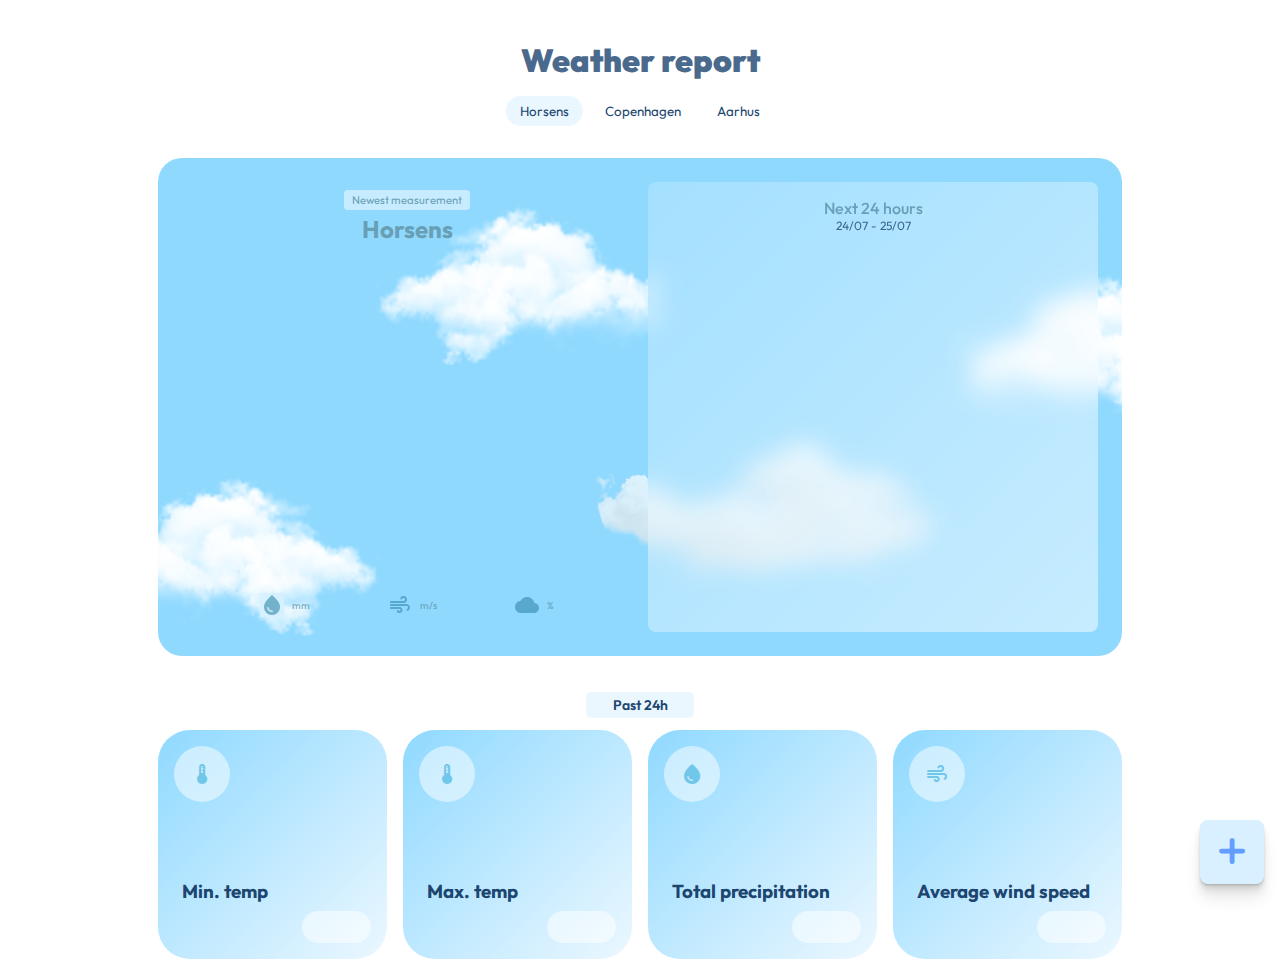
<file: index.html>
<!DOCTYPE html>
<html lang="en">
<head>
    <meta charset="UTF-8">
    <meta http-equiv="X-UA-Compatible" content="IE=edge">
    <meta name="viewport" content="width=device-width, initial-scale=1.0">
    <link rel="preconnect" href="https://fonts.googleapis.com">
    <link rel="preconnect" href="https://fonts.gstatic.com" crossorigin>
    <link href="https://fonts.googleapis.com/icon?family=Material+Icons+Round" rel="stylesheet">
    <link href="https://fonts.googleapis.com/css2?family=Outfit:wght@100;200;300;400;500;600;700;800;900&display=swap" rel="stylesheet"> 
    <link rel="stylesheet" href="style/style.css">
    <title>Weather report</title>
</head>
<body class="sun">
    <div class="header">
        <div class="content">
            <div class="title">
                Weather report
            </div>
        </div>
        <div class="content">
            <button class="pill" id="Horsens" onclick="ChangeCity('Horsens')">
                Horsens
            </button>
            <button class="pill" id="Copenhagen" onclick="ChangeCity('Copenhagen')">
                Copenhagen
            </button>
            <button class="pill" id="Aarhus" onclick="ChangeCity('Aarhus')">
                Aarhus
            </button>
        </div>
    </div>
    <div class="content">
        <div class="f-row">
            <div class="temperature">
                <div class="content">
                    <div class="recent">
                        Newest measurement
                    </div>
                    <div class="time" id="current-time"></div>
                    <h2 class="city" id="selected-city"></h2>
                    <h1 id="current-temp"></h1>
                    <div class="currentAdditional">
                        <div class="precipitation">
                            <span class="material-icons-round">
                                water_drop
                            </span>
                            <p id="current-precipitation">
                                <span>mm</span>
                            </p>
                        </div>
    
                        <div class="wind-speed">
                            <span class="material-icons-round">
                                air
                            </span>
                            <p id="current-wind-speed">
                                <span>
                                    m/s
                                </span>
                            </p>
                        </div>
    
                        <div class="cloud-coverage">
                            <span class="material-icons-round">
                                cloud
                            </span>
                            <p id="current-cloud-coverage">
                                <span>
                                    %
                                </span>
                            </p>
                        </div>
                    </div>
                </div>
                <div class="forecast">
                    <h2>
                        Next 24 hours
                    </h2>
                    <p id="date-range"></p>
                    <div class="forecast-list" id="forecast-list">


                    </div>
                </div>
            </div>
        </div>
        <label class="tag">
            Past 24h
        </label>
        <div class="f-row past">
            <div class="card">
                <span class="material-icons-round">
                    thermostat
                </span>
                <div class="text">
                    <h3>
                        Min. temp
                    </h3>
                </div>
                <div id="pastMinTemp" class="value"></div>
            </div>
            <div class="card">
                <span class="material-icons-round">
                    thermostat
                </span>
                <div class="text">
                    <h3>
                        Max. temp
                    </h3>
                </div>
                <div id="pastMaxTemp" class="value"></div>
            </div>
            <div class="card">
                <span class="material-icons-round">
                    water_drop
                </span>
                <div class="text">
                    <h3>
                        Total precipitation
                    </h3>
                </div>
                <div id="pastPrecipitation" class="value"></div>
            </div>
            <div class="card">
                <span class="material-icons-round">
                    air
                </span>
                <div class="text">
                    <h3>
                        Average wind speed
                    </h3>
                </div>
                <div id="pastWindSpeed" class="value"></div>
            </div>
        </div>
    </div>
    <div class="add-data">
        <button class="add" onclick="ToggleAdd()">
            <span class="material-icons-round">
                add
            </span>
        </button>
        <div id="add-data" class="hide">
            <h2>
                Submit data
            </h2>
            <h4 id="selected-city1">
            </h4>

            <label for="types">Type:</label>
            <select name="types" class="types" id="type">
                <option value="temperature">Temperature</option>
                <option value="precipitation">Precipitation</option>
                <option value="wind speed">Wind speed</option>
                <option value="cloud coverage">Cloud coverage</option>
            </select>
            <label>
                Value:
            </label>
            <input type="number" id="value" class="value"/>
            <label id="aditional-value-label" class="ad">
                Value:
            </label>
            <input type="text" id="aditional-value" class="ad value"/>
            
            <button type="submit" onclick="Submit()">
                Subimt
            </button>
        </div>
    </div>
    <script src="scripts/script.js"></script>
</body>
</html>
</file>
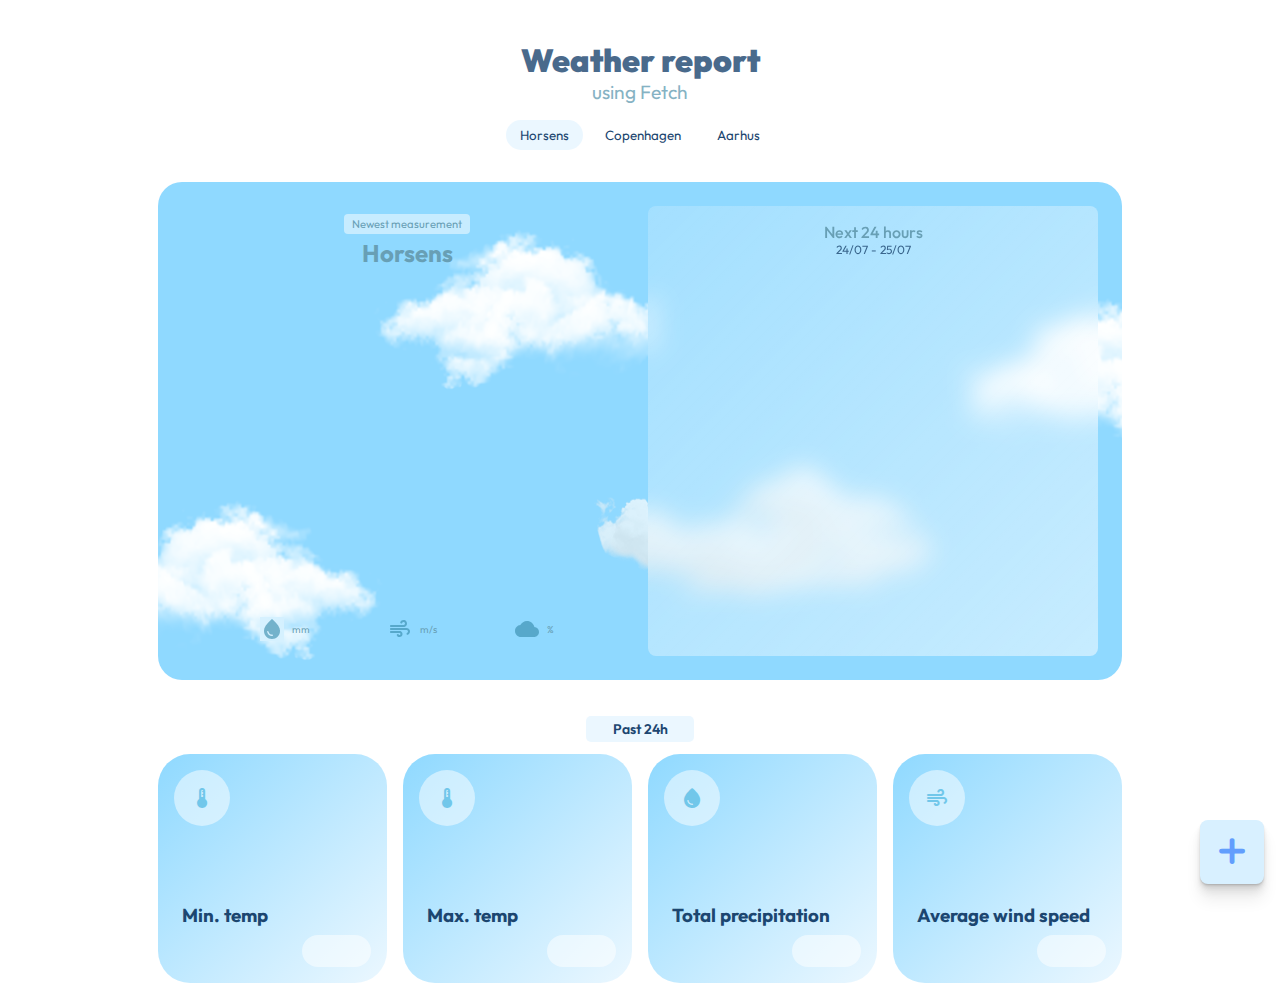
<file: Fetch/index.html>
<!DOCTYPE html>
<html lang="en">
<head>
    <meta charset="UTF-8">
    <meta http-equiv="X-UA-Compatible" content="IE=edge">
    <meta name="viewport" content="width=device-width, initial-scale=1.0">
    <link rel="preconnect" href="https://fonts.googleapis.com">
    <link rel="preconnect" href="https://fonts.gstatic.com" crossorigin>
    <link href="https://fonts.googleapis.com/icon?family=Material+Icons+Round" rel="stylesheet">
    <link href="https://fonts.googleapis.com/css2?family=Outfit:wght@100;200;300;400;500;600;700;800;900&display=swap" rel="stylesheet"> 
    <link rel="stylesheet" href="style/style.css">
    <title>[Fetch] Weather report</title>
</head>
<body class="sun">
    <div class="header">
        <div class="content">
            <div class="title">
                Weather report
            </div>
            <div class="subtitle">
                using Fetch
            </div>
        </div>
        <div class="content">
            <button class="pill" id="Horsens" onclick="ChangeCity('Horsens')">
                Horsens
            </button>
            <button class="pill" id="Copenhagen" onclick="ChangeCity('Copenhagen')">
                Copenhagen
            </button>
            <button class="pill" id="Aarhus" onclick="ChangeCity('Aarhus')">
                Aarhus
            </button>
        </div>
    </div>
    <div class="content">
        <div class="f-row">
            <div class="temperature">
                <div class="content">
                    <div class="recent">
                        Newest measurement
                    </div>
                    <div class="time" id="current-time"></div>
                    <h2 class="city" id="selected-city"></h2>
                    <h1 id="current-temp"></h1>
                    <div class="currentAdditional">
                        <div class="precipitation">
                            <span class="material-icons-round">
                                water_drop
                            </span>
                            <p id="current-precipitation">
                                <span>mm</span>
                            </p>
                        </div>
    
                        <div class="wind-speed">
                            <span class="material-icons-round">
                                air
                            </span>
                            <p id="current-wind-speed">
                                <span>
                                    m/s
                                </span>
                            </p>
                        </div>
    
                        <div class="cloud-coverage">
                            <span class="material-icons-round">
                                cloud
                            </span>
                            <p id="current-cloud-coverage">
                                <span>
                                    %
                                </span>
                            </p>
                        </div>
                    </div>
                </div>
                <div class="forecast">
                    <h2>
                        Next 24 hours
                    </h2>
                    <p id="date-range"></p>
                    <div class="forecast-list" id="forecast-list">


                    </div>
                </div>
            </div>
        </div>
        <label class="tag">
            Past 24h
        </label>
        <div class="f-row past">
            <div class="card">
                <span class="material-icons-round">
                    thermostat
                </span>
                <div class="text">
                    <h3>
                        Min. temp
                    </h3>
                </div>
                <div id="pastMinTemp" class="value"></div>
            </div>
            <div class="card">
                <span class="material-icons-round">
                    thermostat
                </span>
                <div class="text">
                    <h3>
                        Max. temp
                    </h3>
                </div>
                <div id="pastMaxTemp" class="value"></div>
            </div>
            <div class="card">
                <span class="material-icons-round">
                    water_drop
                </span>
                <div class="text">
                    <h3>
                        Total precipitation
                    </h3>
                </div>
                <div id="pastPrecipitation" class="value"></div>
            </div>
            <div class="card">
                <span class="material-icons-round">
                    air
                </span>
                <div class="text">
                    <h3>
                        Average wind speed
                    </h3>
                </div>
                <div id="pastWindSpeed" class="value"></div>
            </div>
        </div>
    </div>
    <div class="add-data">
        <button class="add" onclick="ToggleAdd()">
            <span class="material-icons-round">
                add
            </span>
        </button>
        <div id="add-data" class="hide">
            <h2>
                Submit data
            </h2>
            <h4 id="selected-city1">
            </h4>

            <label for="types">Type:</label>
            <select name="types" class="types" id="type">
                <option value="temperature">Temperature</option>
                <option value="precipitation">Precipitation</option>
                <option value="wind speed">Wind speed</option>
                <option value="cloud coverage">Cloud coverage</option>
            </select>
            <label>
                Value:
            </label>
            <input type="number" id="value" class="value"/>
            <label id="aditional-value-label" class="ad">
                Value:
            </label>
            <input type="text" id="aditional-value" class="ad value"/>
            
            <button type="submit" onclick="Submit()">
                Subimt
            </button>
        </div>
    </div>
    <script src="scripts/script.js"></script>
</body>
</html>
</file>
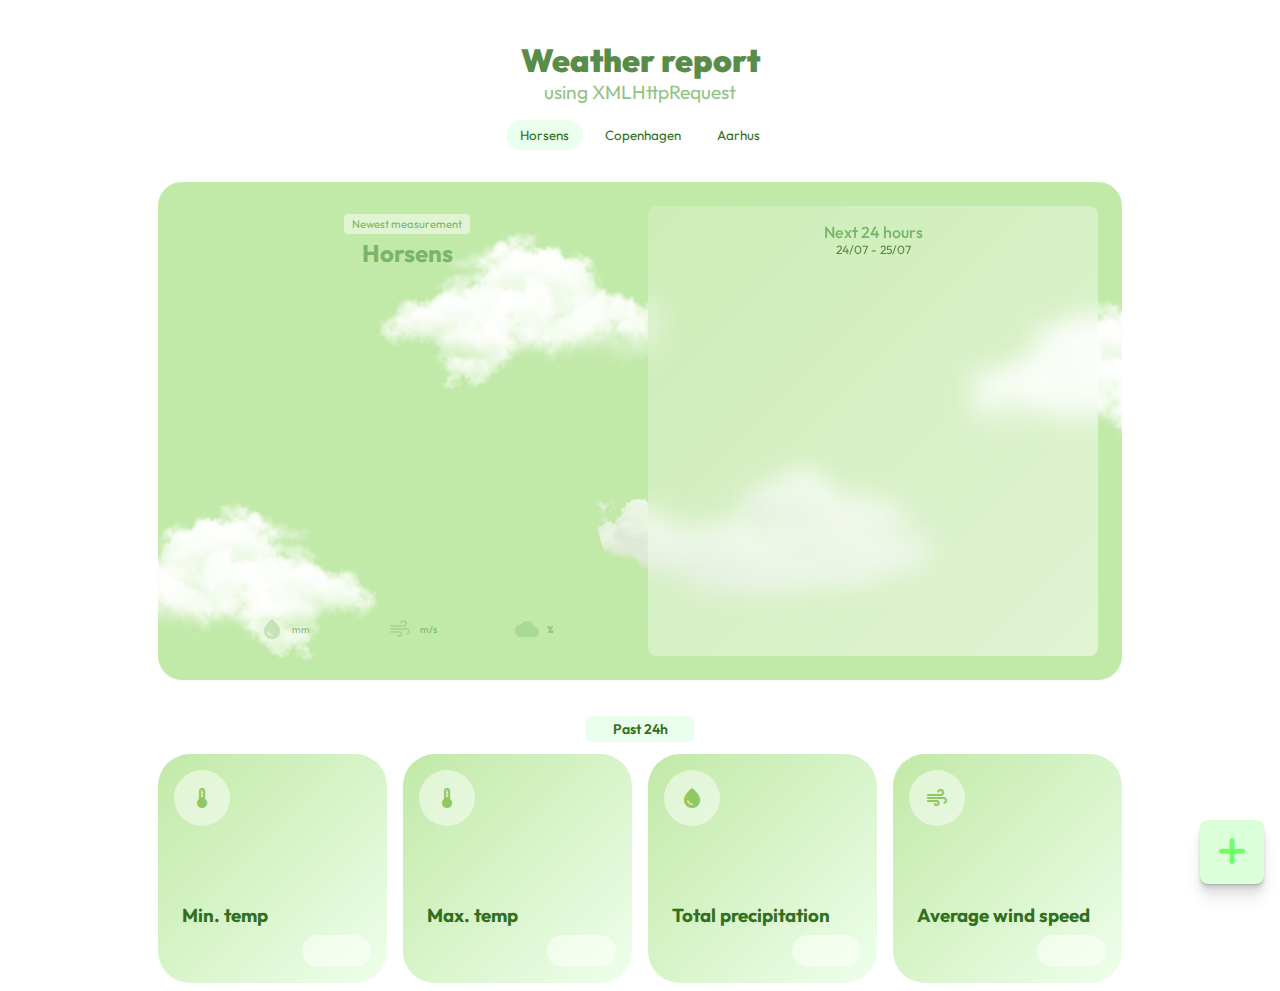
<file: XmlHttpRequest/index.html>
<!DOCTYPE html>
<html lang="en">
<head>
    <meta charset="UTF-8">
    <meta http-equiv="X-UA-Compatible" content="IE=edge">
    <meta name="viewport" content="width=device-width, initial-scale=1.0">
    <link rel="preconnect" href="https://fonts.googleapis.com">
    <link rel="preconnect" href="https://fonts.gstatic.com" crossorigin>
    <link href="https://fonts.googleapis.com/icon?family=Material+Icons+Round" rel="stylesheet">
    <link href="https://fonts.googleapis.com/css2?family=Outfit:wght@100;200;300;400;500;600;700;800;900&display=swap" rel="stylesheet"> 
    <link rel="stylesheet" href="style/style.css">
    <title>[XML] Weather report</title>
</head>
<body class="sun">
    <div class="header">
        <div class="content">
            <div class="title">
                Weather report
            </div>
            <div class="subtitle">
                using XMLHttpRequest
            </div>
        </div>
        <div class="content">
            <button class="pill" id="Horsens" onclick="ChangeCity('Horsens')">
                Horsens
            </button>
            <button class="pill" id="Copenhagen" onclick="ChangeCity('Copenhagen')">
                Copenhagen
            </button>
            <button class="pill" id="Aarhus" onclick="ChangeCity('Aarhus')">
                Aarhus
            </button>
        </div>
    </div>
    <div class="content">
        <div class="f-row">
            <div class="temperature">
                <div class="content">
                    <div class="recent">
                        Newest measurement
                    </div>
                    <div class="time" id="current-time"></div>
                    <h2 class="city" id="selected-city"></h2>
                    <h1 id="current-temp"></h1>
                    <div class="currentAdditional">
                        <div class="precipitation">
                            <span class="material-icons-round">
                                water_drop
                            </span>
                            <p id="current-precipitation">
                                <span>mm</span>
                            </p>
                        </div>
    
                        <div class="wind-speed">
                            <span class="material-icons-round">
                                air
                            </span>
                            <p id="current-wind-speed">
                                <span>
                                    m/s
                                </span>
                            </p>
                        </div>
    
                        <div class="cloud-coverage">
                            <span class="material-icons-round">
                                cloud
                            </span>
                            <p id="current-cloud-coverage">
                                <span>
                                    %
                                </span>
                            </p>
                        </div>
                    </div>
                </div>
                <div class="forecast">
                    <h2>
                        Next 24 hours
                    </h2>
                    <p id="date-range"></p>
                    <div class="forecast-list" id="forecast-list">


                    </div>
                </div>
            </div>
        </div>
        <label class="tag">
            Past 24h
        </label>
        <div class="f-row past">
            <div class="card">
                <span class="material-icons-round">
                    thermostat
                </span>
                <div class="text">
                    <h3>
                        Min. temp
                    </h3>
                </div>
                <div id="pastMinTemp" class="value"></div>
            </div>
            <div class="card">
                <span class="material-icons-round">
                    thermostat
                </span>
                <div class="text">
                    <h3>
                        Max. temp
                    </h3>
                </div>
                <div id="pastMaxTemp" class="value"></div>
            </div>
            <div class="card">
                <span class="material-icons-round">
                    water_drop
                </span>
                <div class="text">
                    <h3>
                        Total precipitation
                    </h3>
                </div>
                <div id="pastPrecipitation" class="value"></div>
            </div>
            <div class="card">
                <span class="material-icons-round">
                    air
                </span>
                <div class="text">
                    <h3>
                        Average wind speed
                    </h3>
                </div>
                <div id="pastWindSpeed" class="value"></div>
            </div>
        </div>
    </div>
    <div class="add-data">
        <button class="add" onclick="ToggleAdd()">
            <span class="material-icons-round">
                add
            </span>
        </button>
        <div id="add-data" class="hide">
            <h2>
                Submit data
            </h2>
            <h4 id="selected-city1">
            </h4>

            <label for="types">Type:</label>
            <select name="types" class="types" id="type">
                <option value="temperature">Temperature</option>
                <option value="precipitation">Precipitation</option>
                <option value="wind speed">Wind speed</option>
                <option value="cloud coverage">Cloud coverage</option>
            </select>
            <label>
                Value:
            </label>
            <input type="number" id="value" class="value"/>
            <label id="aditional-value-label" class="ad">
                Value:
            </label>
            <input type="text" id="aditional-value" class="ad value"/>
            
            <button type="submit" onclick="Submit()">
                Subimt
            </button>
        </div>
    </div>
    <script src="scripts/script.js"></script>
</body>
</html>
</file>
<file: style/style.css>
*{
    font-family: 'Outfit', sans-serif;
}

body{ 
    --text: #1c4670;
    --text50: #00000050;
    --text-accent: #689fb5;
    --text-accent50: #3489aa9c;
    --text-accent2: #71c7ea;
    --text-accent3: #416b97;

    --card-border:#629efd;
    --pil-bg:#d8f0ff80;
    --card-bg:#d8f0ff80;
    --card-bg2:#d8f0ff;
    --card-bg250:#d8f0ff50;

    --bg:#8fd9ff;
    --bg50:#d8f0ff20;

    --w30:#ffffff30;
    --w80:#ffffff80;
    --w90:#ffffff90;
    --w:#fff;

    --o1: 1;
    --o2: .8;
    --o3: .5;
    --o0: 0;

    --content-size: 980px;
    --shadow-color: 222deg 31% 65%;

    display: flex;
    flex-direction: column;
    align-items: center;
    width: 100%;
    min-height: 100vh;
    margin: 0%;
}

body > .content{
    width: calc(100% - 2rem);
    max-width: var(--content-size);
    display: flex;
    flex-direction: column;
    justify-content: center;
    align-items: center;
}

.f-row{
    display: flex;
    flex-direction: row;
    justify-content: center;
    width: 100%;
}

.header{
    width: calc(100% - 2rem);
    display: flex;
    flex-direction: column;
    align-items: center;
    padding: 2rem 1rem 1rem;
}

.header .content{
    width: calc(100% - 2rem);
    max-width: var(--content-size);
    display: flex;
    flex-direction: row;
    justify-content: center;
    padding: .5rem 0;
}

.header .content .title{
    font-weight: 900;
    font-size: 2rem;
    opacity: var(--o2);
    color: var(--text);
}

button.pill{
    padding: 5px 12px;
    margin: 0 4px;
    border-radius: 16px;
    border: transparent 2px solid;
    background: transparent;
    color: var(--text);
    transition: all ease .2s;
    cursor: pointer;
}

button.pill:hover{
    background: var(--pil-bg);
    font-weight: 600;
}

button.pill:focus, button.pill:active{
    background: var(--pil-bg);
    border: var(--card-border) 2px solid;
    font-weight: 600;
}

button.pill.selected{
    background: var(--pil-bg);
}

.material-icons-round {
    font-family: 'Material Icons Round';
    font-weight: normal;
    font-style: normal;
    font-size: 24px; /* Preferred icon size */
    display: inline-block;
    line-height: 1;
    text-transform: none;
    letter-spacing: normal;
    word-wrap: normal;
    white-space: nowrap;
    direction: ltr;
    /* Support for all WebKit browsers. */
    -webkit-font-smoothing: antialiased;
    /* Support for Safari and Chrome. */
    text-rendering: optimizeLegibility;
    /* Support for Firefox. */
    -moz-osx-font-smoothing: grayscale;
    /* Support for IE. */
    font-feature-settings: 'liga';
    -webkit-user-select: none; /* Safari */
    -moz-user-select: none; /* Firefox */
    -ms-user-select: none; /* IE10+/Edge */
    user-select: none; /* Standard */

    transition: margin .2s ease;
}
.flex-center {
    display: flex;
    justify-content: center;
    align-items: center;
    width: 100%;
}

label.tag {
    font-weight: 600;
    font-size: 14px;
    color: var(--text);
    background: var(--pil-bg);
    border-radius: 5px;
    padding: 4px;
    text-align: center;
    min-width: 100px;
    width: fit-content;
    margin: 4px;
}

.temperature{
    width: calc(100%);
    margin: 8px 8px 32px;
    border-radius: 24px;
    background: var(--bg);
    background-image: url(../style/img/clouds.png);
    background-size: cover;
    display: flex;
    flex-direction: row;
    padding: 16px;
    aspect-ratio: 2 / 1;
}

.temperature .content{
    flex: 1;
    aspect-ratio: 1 / 1;
    margin: 8px;
    padding: 8px;
    display: flex;
    flex-direction: column;
    justify-content: space-between;
    align-items: center;
    position: relative;
}

.temperature .content .time{
    position: absolute;
    top: 0;
    right: 0;
    margin: .5rem;
    display: flex;
    flex-direction: row;
    align-items: center;
    font-weight: 500;
    color: var(--text-accent);
}

.temperature .content .recent{
    position: absolute;
    top: 0;
    background: var(--w80);
    padding: .2rem .5rem;
    font-size: .7rem;
    margin: .5rem;
    border-radius: 4px;
    display: flex;
    flex-direction: row;
    align-items: center;
    font-weight: 400;
    color: var(--text-accent);
}

.temperature .content .time > span{
    font-size: 16px;
    margin-left: 4px;
}

.temperature .content h2{
    color: var(--text-accent);
    margin-top: 1.5rem;
}


.temperature .content h1{
    font-size: 160px;
    color: var(--text-accent3);
    font-weight: 200;
    margin: 0;
}

.temperature .content .currentAdditional{
    display: flex;
    flex-direction: row;
    justify-content: space-evenly;
    align-items: center;
    width: 100%;
}

.temperature .content .currentAdditional > div{
    display: flex;
    flex-direction: row;
    align-items: center;
    margin: 8px 8px 0;
}

.temperature .content .currentAdditional > div > span{
    margin-right: 8px;
    color: var(--text-accent50);
    backdrop-filter: blur(12px);
}
.temperature .content .currentAdditional > div > p{
    white-space: nowrap;
    font-size: 12px;
    font-weight: 800;
    color: var(--text-accent);
}
.temperature .content .currentAdditional > div > p > span{
    font-size: 10px;
    font-weight: 400;
}

.temperature .forecast{
    flex: 1;
    display: flex;
    flex-direction: column;
    padding: 16px;
    background: linear-gradient(315deg,var(--w80),var(--w30));
    backdrop-filter: blur(12px);
    border-radius: 8px;
    margin: 8px;
    aspect-ratio: 1/1;
    height: calc(100% - 48px);
}
.temperature .forecast h2{
    margin: 0;
    color: var(--text-accent);
    width: 100%;
    text-align: center;
    font-weight: 500;
    font-size: 16px;
}

.temperature .forecast > p{
    margin: 0;
    color: var(--text);
    opacity: .8;
    width: 100%;
    text-align: center;
    font-weight: 400;
    font-size: 12px;
}

.temperature .forecast .forecast-list{
    display: flex;
    flex-direction: column;
    width: 100%;
    margin-top: 16px;
    overflow: auto;
    scrollbar-width: thin;
}

.temperature .forecast .forecast-list .list-item{
    display: flex;
    position: relative;
    flex-direction: row;
    justify-content: center;
    width: calc(100% - 32px);
    margin: 4px 0;
    background: var(--w80);
    border-radius: 12px;
    padding: 24px 16px 16px;
    font-size: 32px;
    font-weight: 900;
}

.temperature .forecast .forecast-list .list-item .time{
    position: absolute;
    font-size: 13px;
    top: -2px;
    left: 50%;
    transform: translateX(-50%);
    opacity: 1;
    padding: 2px 8px;
    border-radius: 8px;
    color: var(--text-accent2);
    font-weight: 500;
    background: var(--w90);
}

.temperature .forecast .forecast-list .list-item > div{
    display: flex;
    flex-direction: row;
    align-items: center;
    margin: 8px 8px 0;
}

.temperature .forecast .forecast-list .list-item > div > span{
    font-size: 12px;
    margin-right: 4px;
    color: var(--text-accent50);
}
.temperature .forecast .forecast-list .list-item > div > p{
    white-space: nowrap;
    font-size: 12px;
    font-weight: 800;
    margin: 0;
    color: var(--text-accent);
}
.temperature .forecast .forecast-list .list-item > div > p > span{
    font-size: 8px;
    font-weight: 400;
}

.f-row.past{
    aspect-ratio: 4/1;
}

.f-row.past .card{
    position: relative;
    flex: 1;
    aspect-ratio: 1/1;
    
    background: linear-gradient(315deg,var(--card-bg),var(--bg));
    border-radius: 32px;
    margin: 8px;
    padding: 16px;

    display: flex;
    flex-direction: column;
}

.f-row.past .card > span{
    height: fit-content;
    width: fit-content;
    padding: 16px;
    background: var(--w80);
    color: var(--text-accent2);
    border-radius: 50%;
}

.f-row.past .card h3{
    margin: 8px;
    color: var(--text);
}

.f-row.past .card .text{
    flex: 1;
    display: flex;
    flex-direction: column;
    justify-content: flex-end;
}

.f-row.past .card .value{
    padding: 16px 1.2rem;
    width: fit-content;
    min-width: 1.9rem;
    font-size: 1.5rem;
    font-weight: 800;
    text-align: right;
    color: var(--text-accent);
    background: var(--w80);
    border-radius: 32px;
    align-self: flex-end;
}

.f-row.past .card .value > span{
    font-size: 1rem;
    font-weight: 400;
}

.add-data{
    position: absolute;
    bottom: 16px;
    right: 16px;
}   

.add-data .add{
    height: 64px;
    width: 64px;
    min-height: 64px;
    min-width: 64px;
    background: var(--card-bg2);
    border: none;
    border-radius: 8px;
    cursor: pointer;
    box-shadow: rgba(0, 0, 0, 0.07) 0px 1px 1px, rgba(0, 0, 0, 0.07) 0px 2px 2px, rgba(0, 0, 0, 0.07) 0px 4px 4px, rgba(0, 0, 0, 0.07) 0px 8px 8px, rgba(0, 0, 0, 0.07) 0px 16px 16px;
}
.add-data .add:hover{
    background: var(--card-bg250);
}

.add-data .add span{
    font-size: 42px;
    color: var(--card-border);
    font-weight: 900;
}

.add-data #add-data{
    position: absolute;
    bottom: 72px;
    right: 0;

    width: 256px;
    background: var(--card-bg2);
    border: 2px solid var(--card-bg);
    backdrop-filter: blur(8px);
    border-radius: 8px;
    padding: 16px;

    display: flex;
    flex-direction: column;

    opacity: 1;
    display: flex;
    pointer-events: auto;
}

.add-data #add-data.hide {
    opacity: 0;
    display: none;
    pointer-events: none;
}

#add-data h2, #add-data h4, #add-data label{
    margin: 0;
    color: var(--text-accent3);
}

#add-data label{
    margin-top: 8px;
    font-weight: 700;
}

.ad{
    display: none;
}

.ad.show{
    display: block;
}

#add-data button{
    margin-top: 8px;
    font-weight: 800;
    background: var(--text-accent);
    color: white;
    border: none;
    padding: 8px 0;
}
</file>
<file: Fetch/style/style.css>
*{
    font-family: 'Outfit', sans-serif;
}

body{ 
    --text: #1c4670;
    --text50: #00000050;
    --text-accent: #689fb5;
    --text-accent50: #3489aa9c;
    --text-accent2: #71c7ea;
    --text-accent3: #416b97;

    --card-border:#629efd;
    --pil-bg:#d8f0ff80;
    --card-bg:#d8f0ff80;
    --card-bg2:#d8f0ff;
    --card-bg250:#d8f0ff50;

    --bg:#8fd9ff;
    --bg50:#d8f0ff20;

    --w30:#ffffff30;
    --w80:#ffffff80;
    --w90:#ffffff90;
    --w:#fff;

    --o1: 1;
    --o2: .8;
    --o3: .5;
    --o0: 0;

    --content-size: 980px;
    --shadow-color: 222deg 31% 65%;

    display: flex;
    flex-direction: column;
    align-items: center;
    width: 100%;
    min-height: 100vh;
    margin: 0%;
}

body > .content{
    width: calc(100% - 2rem);
    max-width: var(--content-size);
    display: flex;
    flex-direction: column;
    justify-content: center;
    align-items: center;
}

.f-row{
    display: flex;
    flex-direction: row;
    justify-content: center;
    width: 100%;
}

.header{
    width: calc(100% - 2rem);
    display: flex;
    flex-direction: column;
    align-items: center;
    padding: 2rem 1rem 1rem;
}

.header .content{
    width: calc(100% - 2rem);
    max-width: var(--content-size);
    display: flex;
    flex-direction: row;
    justify-content: center;
    padding: .5rem 0;
}
.header .content:first-of-type{
    flex-direction: column;
    align-items: center;
    padding: .5rem 0;
}

.header .content .title{
    font-weight: 900;
    font-size: 2rem;
    opacity: var(--o2);
    color: var(--text);
}
.header .content .subtitle{
    font-weight: 400;
    font-size: 1.2rem;
    opacity: var(--o2);
    color: var(--text-accent);
}

button.pill{
    padding: 5px 12px;
    margin: 0 4px;
    border-radius: 16px;
    border: transparent 2px solid;
    background: transparent;
    color: var(--text);
    transition: all ease .2s;
    cursor: pointer;
}

button.pill:hover{
    background: var(--pil-bg);
    font-weight: 600;
}

button.pill:focus, button.pill:active{
    background: var(--pil-bg);
    border: var(--card-border) 2px solid;
    font-weight: 600;
}

button.pill.selected{
    background: var(--pil-bg);
}

.material-icons-round {
    font-family: 'Material Icons Round';
    font-weight: normal;
    font-style: normal;
    font-size: 24px; /* Preferred icon size */
    display: inline-block;
    line-height: 1;
    text-transform: none;
    letter-spacing: normal;
    word-wrap: normal;
    white-space: nowrap;
    direction: ltr;
    /* Support for all WebKit browsers. */
    -webkit-font-smoothing: antialiased;
    /* Support for Safari and Chrome. */
    text-rendering: optimizeLegibility;
    /* Support for Firefox. */
    -moz-osx-font-smoothing: grayscale;
    /* Support for IE. */
    font-feature-settings: 'liga';
    -webkit-user-select: none; /* Safari */
    -moz-user-select: none; /* Firefox */
    -ms-user-select: none; /* IE10+/Edge */
    user-select: none; /* Standard */

    transition: margin .2s ease;
}
.flex-center {
    display: flex;
    justify-content: center;
    align-items: center;
    width: 100%;
}

label.tag {
    font-weight: 600;
    font-size: 14px;
    color: var(--text);
    background: var(--pil-bg);
    border-radius: 5px;
    padding: 4px;
    text-align: center;
    min-width: 100px;
    width: fit-content;
    margin: 4px;
}

.temperature{
    width: calc(100%);
    margin: 8px 8px 32px;
    border-radius: 24px;
    background: var(--bg);
    background-image: url(../style/img/clouds.png);
    background-size: cover;
    display: flex;
    flex-direction: row;
    padding: 16px;
    aspect-ratio: 2 / 1;
}

.temperature .content{
    flex: 1;
    aspect-ratio: 1 / 1;
    margin: 8px;
    padding: 8px;
    display: flex;
    flex-direction: column;
    justify-content: space-between;
    align-items: center;
    position: relative;
}

.temperature .content .time{
    position: absolute;
    top: 0;
    right: 0;
    margin: .5rem;
    display: flex;
    flex-direction: row;
    align-items: center;
    font-weight: 500;
    color: var(--text-accent);
}

.temperature .content .recent{
    position: absolute;
    top: 0;
    background: var(--w80);
    padding: .2rem .5rem;
    font-size: .7rem;
    margin: .5rem;
    border-radius: 4px;
    display: flex;
    flex-direction: row;
    align-items: center;
    font-weight: 400;
    color: var(--text-accent);
}

.temperature .content .time > span{
    font-size: 16px;
    margin-left: 4px;
}

.temperature .content h2{
    color: var(--text-accent);
    margin-top: 1.5rem;
}


.temperature .content h1{
    font-size: 160px;
    color: var(--text-accent3);
    font-weight: 200;
    margin: 0;
}

.temperature .content .currentAdditional{
    display: flex;
    flex-direction: row;
    justify-content: space-evenly;
    align-items: center;
    width: 100%;
}

.temperature .content .currentAdditional > div{
    display: flex;
    flex-direction: row;
    align-items: center;
    margin: 8px 8px 0;
}

.temperature .content .currentAdditional > div > span{
    margin-right: 8px;
    color: var(--text-accent50);
    backdrop-filter: blur(12px);
}
.temperature .content .currentAdditional > div > p{
    white-space: nowrap;
    font-size: 12px;
    font-weight: 800;
    color: var(--text-accent);
}
.temperature .content .currentAdditional > div > p > span{
    font-size: 10px;
    font-weight: 400;
}

.temperature .forecast{
    flex: 1;
    display: flex;
    flex-direction: column;
    padding: 16px;
    background: linear-gradient(315deg,var(--w80),var(--w30));
    backdrop-filter: blur(12px);
    border-radius: 8px;
    margin: 8px;
    aspect-ratio: 1/1;
    height: calc(100% - 48px);
}
.temperature .forecast h2{
    margin: 0;
    color: var(--text-accent);
    width: 100%;
    text-align: center;
    font-weight: 500;
    font-size: 16px;
}

.temperature .forecast > p{
    margin: 0;
    color: var(--text);
    opacity: .8;
    width: 100%;
    text-align: center;
    font-weight: 400;
    font-size: 12px;
}

.temperature .forecast .forecast-list{
    display: flex;
    flex-direction: column;
    width: 100%;
    margin-top: 16px;
    overflow: auto;
    scrollbar-width: thin;
}

.temperature .forecast .forecast-list .list-item{
    display: flex;
    position: relative;
    flex-direction: row;
    justify-content: center;
    width: calc(100% - 32px);
    margin: 4px 0;
    background: var(--w80);
    border-radius: 12px;
    padding: 24px 16px 16px;
    font-size: 32px;
    font-weight: 900;
}

.temperature .forecast .forecast-list .list-item .time{
    position: absolute;
    font-size: 13px;
    top: -2px;
    left: 50%;
    transform: translateX(-50%);
    opacity: 1;
    padding: 2px 8px;
    border-radius: 8px;
    color: var(--text-accent2);
    font-weight: 500;
    background: var(--w90);
}

.temperature .forecast .forecast-list .list-item .wind{
    position: absolute;
    font-size: 13px;
    top: -2px;
    right: 0;
    opacity: 1;
    padding: 2px 8px;
    border-radius: 8px;
    color: var(--text-accent2);
    font-weight: 500;
    background: var(--w90);
    display: flex;
    flex-direction: row;
}
.temperature .forecast .forecast-list .list-item > .precipitations{
    position: absolute;
    font-size: 13px;
    top: -2px;
    left: 0;
    opacity: 1;
    padding: 2px 8px;
    border-radius: 8px;
    color: var(--text-accent2);
    font-weight: 500;
    background: var(--w90);
    display: flex;
    flex-direction: row;
}

.temperature .forecast .forecast-list .list-item > div{
    display: flex;
    flex-direction: row;
    align-items: center;
    margin: 8px 8px 0;
}

.temperature .forecast .forecast-list .list-item > div > span{
    font-size: 12px;
    margin-right: 4px;
    color: var(--text-accent50);
}
.temperature .forecast .forecast-list .list-item > div > p{
    white-space: nowrap;
    font-size: 12px;
    font-weight: 800;
    margin: 0;
    color: var(--text-accent);
}
.temperature .forecast .forecast-list .list-item > div > p > span{
    font-size: 8px;
    font-weight: 400;
}

.f-row.past{
    aspect-ratio: 4/1;
}

.f-row.past .card{
    position: relative;
    flex: 1;
    aspect-ratio: 1/1;
    
    background: linear-gradient(315deg,var(--card-bg),var(--bg));
    border-radius: 32px;
    margin: 8px;
    padding: 16px;

    display: flex;
    flex-direction: column;
}

.f-row.past .card > span{
    height: fit-content;
    width: fit-content;
    padding: 16px;
    background: var(--w80);
    color: var(--text-accent2);
    border-radius: 50%;
}

.f-row.past .card h3{
    margin: 8px;
    color: var(--text);
}

.f-row.past .card .text{
    flex: 1;
    display: flex;
    flex-direction: column;
    justify-content: flex-end;
}

.f-row.past .card .value{
    padding: 16px 1.2rem;
    width: fit-content;
    min-width: 1.9rem;
    font-size: 1.5rem;
    font-weight: 800;
    text-align: right;
    color: var(--text-accent);
    background: var(--w80);
    border-radius: 32px;
    align-self: flex-end;
}

.f-row.past .card .value > span{
    font-size: 1rem;
    font-weight: 400;
}

.add-data{
    position: absolute;
    bottom: 16px;
    right: 16px;
}   

.add-data .add{
    height: 64px;
    width: 64px;
    min-height: 64px;
    min-width: 64px;
    background: var(--card-bg2);
    border: none;
    border-radius: 8px;
    cursor: pointer;
    box-shadow: rgba(0, 0, 0, 0.07) 0px 1px 1px, rgba(0, 0, 0, 0.07) 0px 2px 2px, rgba(0, 0, 0, 0.07) 0px 4px 4px, rgba(0, 0, 0, 0.07) 0px 8px 8px, rgba(0, 0, 0, 0.07) 0px 16px 16px;
}
.add-data .add:hover{
    background: var(--card-bg250);
}

.add-data .add span{
    font-size: 42px;
    color: var(--card-border);
    font-weight: 900;
}

.add-data #add-data{
    position: absolute;
    bottom: 72px;
    right: 0;

    width: 256px;
    background: var(--card-bg2);
    border: 2px solid var(--card-bg);
    backdrop-filter: blur(8px);
    border-radius: 8px;
    padding: 16px;

    display: flex;
    flex-direction: column;

    opacity: 1;
    display: flex;
    pointer-events: auto;
}

.add-data #add-data.hide {
    opacity: 0;
    display: none;
    pointer-events: none;
}

#add-data h2, #add-data h4, #add-data label{
    margin: 0;
    color: var(--text-accent3);
}

#add-data label{
    margin-top: 8px;
    font-weight: 700;
}

.ad{
    display: none;
}

.ad.show{
    display: block;
}

#add-data button{
    margin-top: 8px;
    font-weight: 800;
    background: var(--text-accent);
    color: white;
    border: none;
    padding: 8px 0;
}
</file>
<file: XmlHttpRequest/style/style.css>
*{
    font-family: 'Outfit', sans-serif;
}

body{ 
    --text: #31701c;
    --text50: #00000050;
    --text-accent: #78b568;
    --text-accent50: #78b56850;
    --text-accent2: #91c862;
    --text-accent3: #439741;

    --card-border:#74fd62;
    --pil-bg:#d8ffdb80;
    --card-bg:#ddffd880;
    --card-bg2:#dbffd8;
    --card-bg250:#dbffd850;

    --bg:#c1e9a7;
    --bg50:#c1e9a720;

    --w30:#ffffff30;
    --w80:#ffffff80;
    --w90:#ffffff90;
    --w:#fff;

    --o1: 1;
    --o2: .8;
    --o3: .5;
    --o0: 0;

    --content-size: 980px;
    --shadow-color: 222deg 31% 65%;

    display: flex;
    flex-direction: column;
    align-items: center;
    width: 100%;
    min-height: 100vh;
    margin: 0%;
}

body > .content{
    width: calc(100% - 2rem);
    max-width: var(--content-size);
    display: flex;
    flex-direction: column;
    justify-content: center;
    align-items: center;
}

.f-row{
    display: flex;
    flex-direction: row;
    justify-content: center;
    width: 100%;
}

.header{
    width: calc(100% - 2rem);
    display: flex;
    flex-direction: column;
    align-items: center;
    padding: 2rem 1rem 1rem;
}

.header .content{
    width: calc(100% - 2rem);
    max-width: var(--content-size);
    display: flex;
    flex-direction: row;
    justify-content: center;
    padding: .5rem 0;
}

.header .content .title{
    font-weight: 900;
    font-size: 2rem;
    opacity: var(--o2);
    color: var(--text);
}
.header .content:first-of-type{
    flex-direction: column;
    align-items: center;
    padding: .5rem 0;
}
.header .content .subtitle{
    font-weight: 400;
    font-size: 1.2rem;
    opacity: var(--o2);
    color: var(--text-accent);
}


button.pill{
    padding: 5px 12px;
    margin: 0 4px;
    border-radius: 16px;
    border: transparent 2px solid;
    background: transparent;
    color: var(--text);
    transition: all ease .2s;
    cursor: pointer;
}

button.pill:hover{
    background: var(--pil-bg);
    font-weight: 600;
}

button.pill:focus, button.pill:active{
    background: var(--pil-bg);
    border: var(--card-border) 2px solid;
    font-weight: 600;
}

button.pill.selected{
    background: var(--pil-bg);
}

.material-icons-round {
    font-family: 'Material Icons Round';
    font-weight: normal;
    font-style: normal;
    font-size: 24px; /* Preferred icon size */
    display: inline-block;
    line-height: 1;
    text-transform: none;
    letter-spacing: normal;
    word-wrap: normal;
    white-space: nowrap;
    direction: ltr;
    /* Support for all WebKit browsers. */
    -webkit-font-smoothing: antialiased;
    /* Support for Safari and Chrome. */
    text-rendering: optimizeLegibility;
    /* Support for Firefox. */
    -moz-osx-font-smoothing: grayscale;
    /* Support for IE. */
    font-feature-settings: 'liga';
    -webkit-user-select: none; /* Safari */
    -moz-user-select: none; /* Firefox */
    -ms-user-select: none; /* IE10+/Edge */
    user-select: none; /* Standard */

    transition: margin .2s ease;
}
.flex-center {
    display: flex;
    justify-content: center;
    align-items: center;
    width: 100%;
}

label.tag {
    font-weight: 600;
    font-size: 14px;
    color: var(--text);
    background: var(--pil-bg);
    border-radius: 5px;
    padding: 4px;
    text-align: center;
    min-width: 100px;
    width: fit-content;
    margin: 4px;
}

.temperature{
    width: calc(100%);
    margin: 8px 8px 32px;
    border-radius: 24px;
    background: var(--bg);
    background-image: url(../style/img/clouds.png);
    background-size: cover;
    display: flex;
    flex-direction: row;
    padding: 16px;
    aspect-ratio: 2 / 1;
}

.temperature .content{
    flex: 1;
    aspect-ratio: 1 / 1;
    margin: 8px;
    padding: 8px;
    display: flex;
    flex-direction: column;
    justify-content: space-between;
    align-items: center;
    position: relative;
}

.temperature .content .time{
    position: absolute;
    top: 0;
    right: 0;
    margin: .5rem;
    display: flex;
    flex-direction: row;
    align-items: center;
    font-weight: 500;
    color: var(--text-accent);
}

.temperature .content .recent{
    position: absolute;
    top: 0;
    background: var(--w80);
    padding: .2rem .5rem;
    font-size: .7rem;
    margin: .5rem;
    border-radius: 4px;
    display: flex;
    flex-direction: row;
    align-items: center;
    font-weight: 400;
    color: var(--text-accent);
}

.temperature .content .time > span{
    font-size: 16px;
    margin-left: 4px;
}

.temperature .content h2{
    color: var(--text-accent);
    margin-top: 1.5rem;
}


.temperature .content h1{
    font-size: 160px;
    color: var(--text-accent3);
    font-weight: 200;
    margin: 0;
}

.temperature .content .currentAdditional{
    display: flex;
    flex-direction: row;
    justify-content: space-evenly;
    align-items: center;
    width: 100%;
}

.temperature .content .currentAdditional > div{
    display: flex;
    flex-direction: row;
    align-items: center;
    margin: 8px 8px 0;
}

.temperature .content .currentAdditional > div > span{
    margin-right: 8px;
    color: var(--text-accent50);
    backdrop-filter: blur(12px);
}
.temperature .content .currentAdditional > div > p{
    white-space: nowrap;
    font-size: 12px;
    font-weight: 800;
    color: var(--text-accent);
}
.temperature .content .currentAdditional > div > p > span{
    font-size: 10px;
    font-weight: 400;
}

.temperature .forecast{
    flex: 1;
    display: flex;
    flex-direction: column;
    padding: 16px;
    background: linear-gradient(315deg,var(--w80),var(--w30));
    backdrop-filter: blur(12px);
    border-radius: 8px;
    margin: 8px;
    aspect-ratio: 1/1;
    height: calc(100% - 48px);
}
.temperature .forecast h2{
    margin: 0;
    color: var(--text-accent);
    width: 100%;
    text-align: center;
    font-weight: 500;
    font-size: 16px;
}

.temperature .forecast > p{
    margin: 0;
    color: var(--text);
    opacity: .8;
    width: 100%;
    text-align: center;
    font-weight: 400;
    font-size: 12px;
}

.temperature .forecast .forecast-list{
    display: flex;
    flex-direction: column;
    width: 100%;
    margin-top: 16px;
    overflow: auto;
    scrollbar-width: thin;
}

.temperature .forecast .forecast-list .list-item{
    display: flex;
    position: relative;
    flex-direction: row;
    justify-content: center;
    width: calc(100% - 32px);
    margin: 4px 0;
    background: var(--w80);
    border-radius: 12px;
    padding: 24px 16px 16px;
    font-size: 32px;
    font-weight: 900;
}

.temperature .forecast .forecast-list .list-item .time{
    position: absolute;
    font-size: 13px;
    top: -2px;
    left: 50%;
    transform: translateX(-50%);
    opacity: 1;
    padding: 2px 8px;
    border-radius: 8px;
    color: var(--text-accent2);
    font-weight: 500;
    background: var(--w90);
}

.temperature .forecast .forecast-list .list-item .wind{
    position: absolute;
    font-size: 13px;
    top: -2px;
    right: 0;
    opacity: 1;
    padding: 2px 8px;
    border-radius: 8px;
    color: var(--text-accent2);
    font-weight: 500;
    background: var(--w90);
    display: flex;
    flex-direction: row;
}
.temperature .forecast .forecast-list .list-item > .precipitations{
    position: absolute;
    font-size: 13px;
    top: -2px;
    left: 0;
    opacity: 1;
    padding: 2px 8px;
    border-radius: 8px;
    color: var(--text-accent2);
    font-weight: 500;
    background: var(--w90);
    display: flex;
    flex-direction: row;
}

.temperature .forecast .forecast-list .list-item > div{
    display: flex;
    flex-direction: row;
    align-items: center;
    margin: 8px 8px 0;
}

.temperature .forecast .forecast-list .list-item > div > span{
    font-size: 12px;
    margin-right: 4px;
    color: var(--text-accent);
}
.temperature .forecast .forecast-list .list-item > div > p{
    white-space: nowrap;
    font-size: 12px;
    font-weight: 800;
    margin: 0;
    color: var(--text-accent);
}
.temperature .forecast .forecast-list .list-item > div > p > span{
    font-size: 8px;
    font-weight: 400;
}

.f-row.past{
    aspect-ratio: 4/1;
}

.f-row.past .card{
    position: relative;
    flex: 1;
    aspect-ratio: 1/1;
    
    background: linear-gradient(315deg,var(--card-bg),var(--bg));
    border-radius: 32px;
    margin: 8px;
    padding: 16px;

    display: flex;
    flex-direction: column;
}

.f-row.past .card > span{
    height: fit-content;
    width: fit-content;
    padding: 16px;
    background: var(--w80);
    color: var(--text-accent2);
    border-radius: 50%;
}

.f-row.past .card h3{
    margin: 8px;
    color: var(--text);
}

.f-row.past .card .text{
    flex: 1;
    display: flex;
    flex-direction: column;
    justify-content: flex-end;
}

.f-row.past .card .value{
    padding: 16px 1.2rem;
    width: fit-content;
    min-width: 1.9rem;
    font-size: 1.5rem;
    font-weight: 800;
    text-align: right;
    color: var(--text-accent);
    background: var(--w80);
    border-radius: 32px;
    align-self: flex-end;
}

.f-row.past .card .value > span{
    font-size: 1rem;
    font-weight: 400;
}

.add-data{
    position: absolute;
    bottom: 16px;
    right: 16px;
}   

.add-data .add{
    height: 64px;
    width: 64px;
    min-height: 64px;
    min-width: 64px;
    background: var(--card-bg2);
    border: none;
    border-radius: 8px;
    cursor: pointer;
    box-shadow: rgba(0, 0, 0, 0.07) 0px 1px 1px, rgba(0, 0, 0, 0.07) 0px 2px 2px, rgba(0, 0, 0, 0.07) 0px 4px 4px, rgba(0, 0, 0, 0.07) 0px 8px 8px, rgba(0, 0, 0, 0.07) 0px 16px 16px;
}
.add-data .add:hover{
    background: var(--card-bg250);
}

.add-data .add span{
    font-size: 42px;
    color: var(--card-border);
    font-weight: 900;
}

.add-data #add-data{
    position: absolute;
    bottom: 72px;
    right: 0;

    width: 256px;
    background: var(--card-bg2);
    border: 2px solid var(--card-bg);
    backdrop-filter: blur(8px);
    border-radius: 8px;
    padding: 16px;

    display: flex;
    flex-direction: column;

    opacity: 1;
    display: flex;
    pointer-events: auto;
}

.add-data #add-data.hide {
    opacity: 0;
    display: none;
    pointer-events: none;
}

#add-data h2, #add-data h4, #add-data label{
    margin: 0;
    color: var(--text-accent3);
}

#add-data label{
    margin-top: 8px;
    font-weight: 700;
}

.ad{
    display: none;
}

.ad.show{
    display: block;
}

#add-data button{
    margin-top: 8px;
    font-weight: 800;
    background: var(--text-accent);
    color: white;
    border: none;
    padding: 8px 0;
}
</file>
